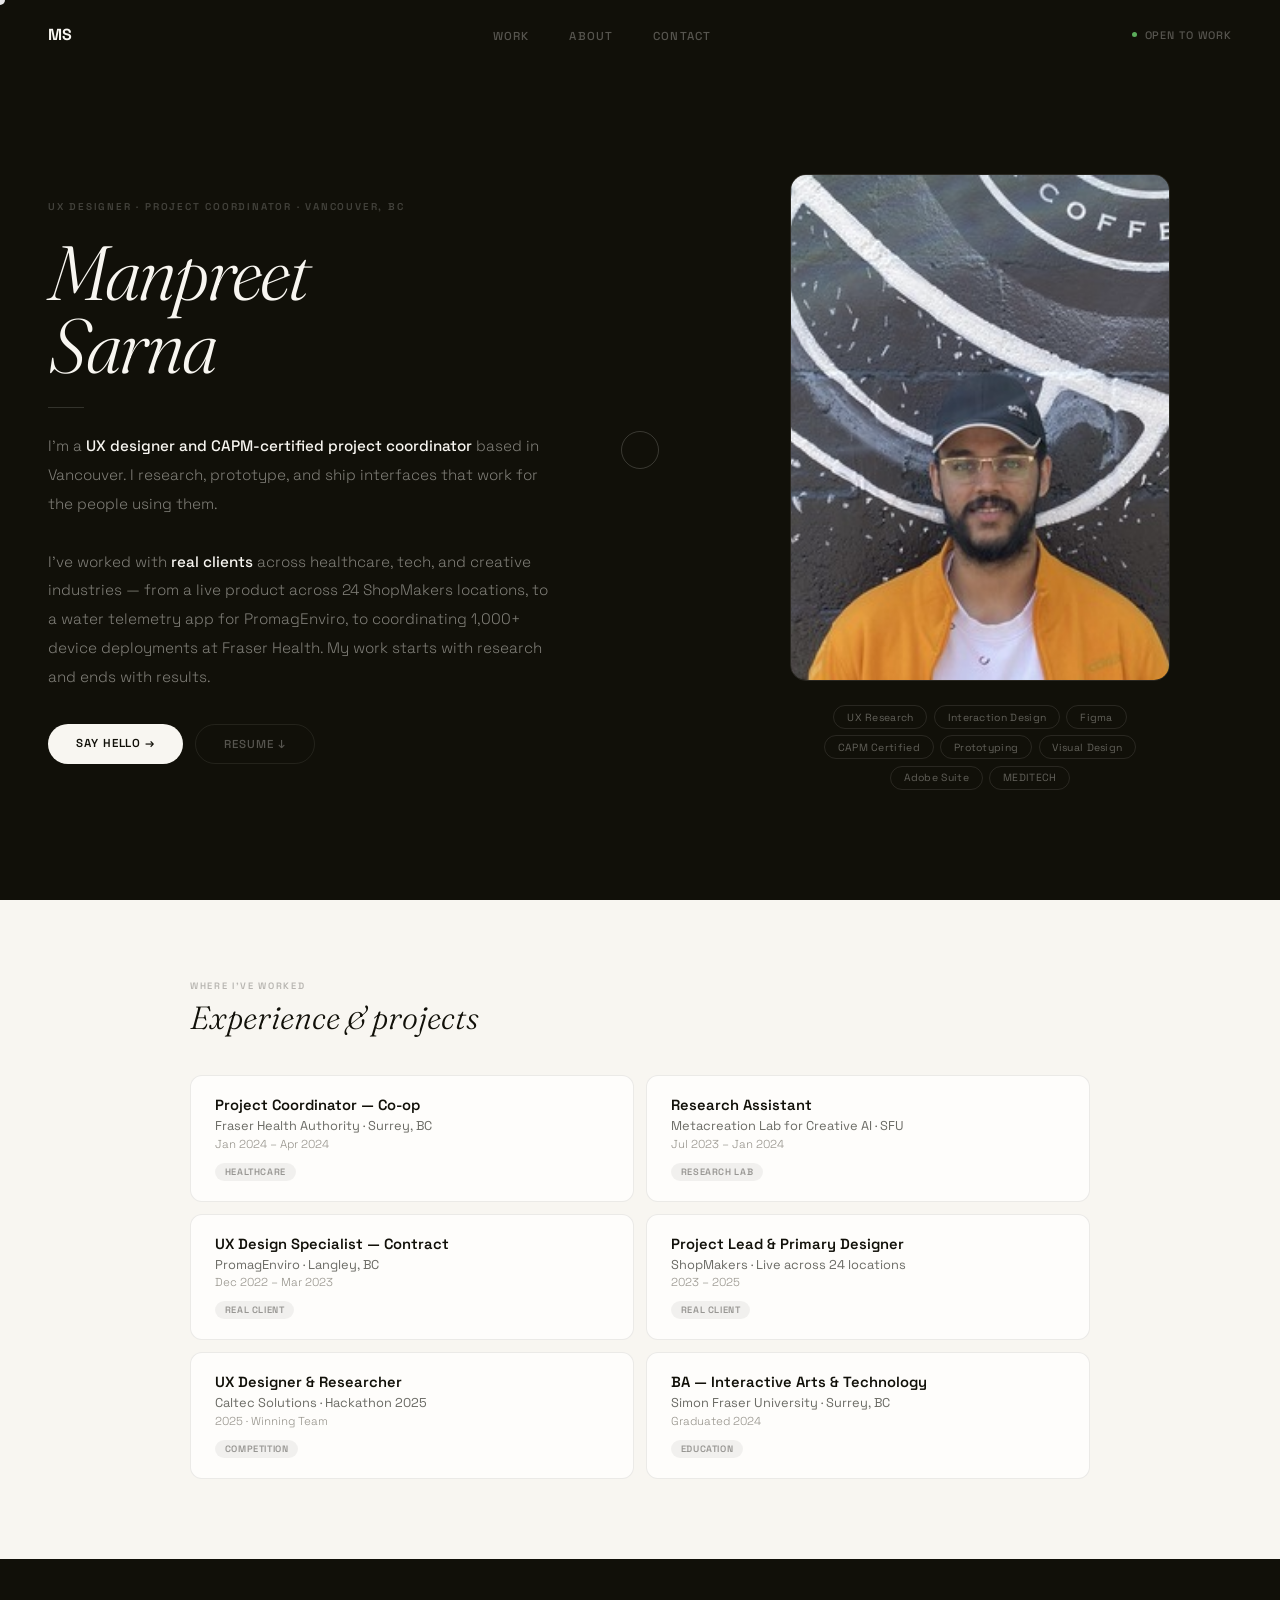
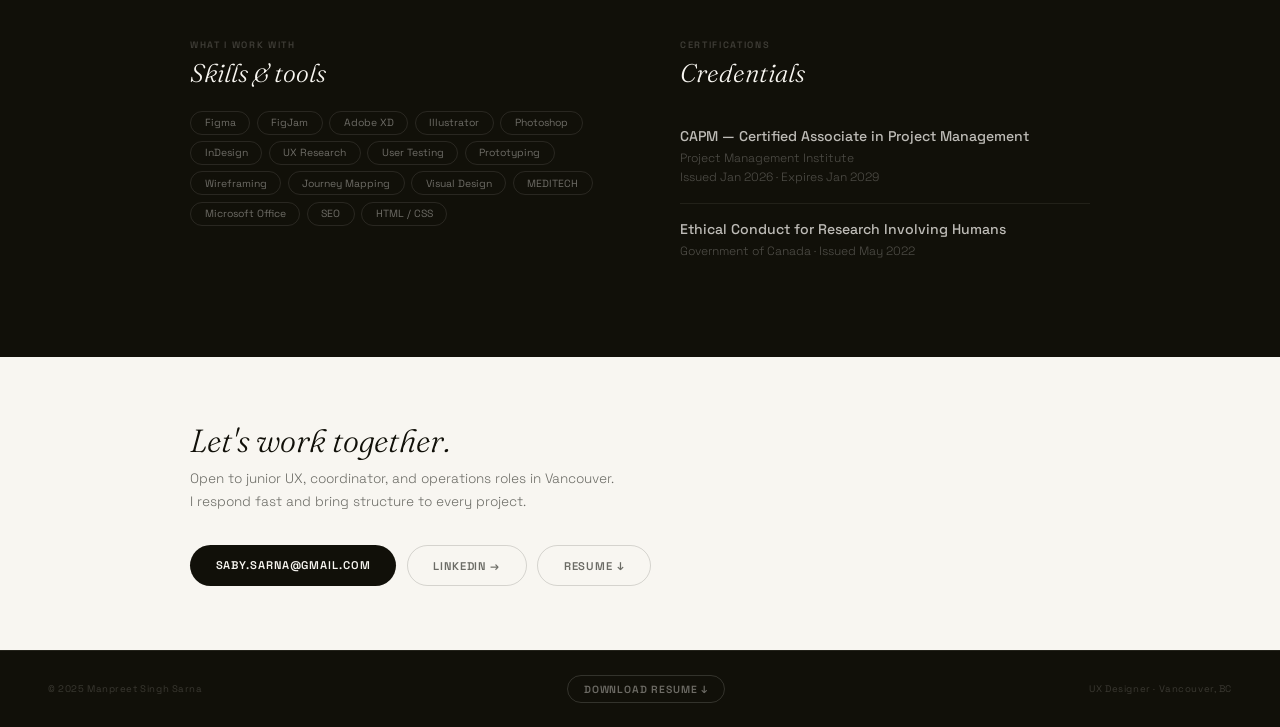
<file: about.html>
<!DOCTYPE html>
<html lang="en">
<head>
<meta charset="UTF-8"/>
<meta name="viewport" content="width=device-width, initial-scale=1.0"/>
<title>About — Manpreet Sarna</title>
<link href="https://fonts.googleapis.com/css2?family=Space+Grotesk:wght@300;400;500;600;700&family=Fraunces:ital,opsz,wght@1,9..144,300;1,9..144,400&display=swap" rel="stylesheet"/>
<link rel="stylesheet" href="style.css"/>
<style>

/* ── HERO ── */
.about-hero {
  min-height: 100vh;
  background: var(--bg-dark);
  padding: 8rem 3rem 4rem;
  display: grid;
  grid-template-columns: 1.1fr 0.9fr;
  gap: 4rem;
  align-items: center;
}
.about-left {
  display: flex;
  flex-direction: column;
  gap: 1.5rem;
}
.about-eyebrow {
  font-size: 0.62rem;
  color: rgba(248,246,241,0.22);
  letter-spacing: 0.18em;
  text-transform: uppercase;
  font-weight: 600;
}
.about-name {
  font-family: "Fraunces", serif;
  font-size: clamp(3rem, 6vw, 5.5rem);
  font-style: italic;
  font-weight: 300;
  color: var(--text-light);
  line-height: 0.95;
  letter-spacing: -0.03em;
}
.about-divider {
  width: 36px;
  height: 1px;
  background: rgba(248,246,241,0.15);
}
.about-bio {
  font-size: 0.95rem;
  color: rgba(248,246,241,0.48);
  font-weight: 300;
  line-height: 1.9;
  max-width: 500px;
}
.about-bio strong { color: var(--text-light); font-weight: 500; }
.about-btns {
  display: flex;
  gap: 0.75rem;
  flex-wrap: wrap;
  margin-top: 0.5rem;
}

/* ── PHOTO SIDE ── */
.about-right {
  display: flex;
  flex-direction: column;
  align-items: center;
  gap: 1.5rem;
}
.about-photo {
  width: 100%;
  max-width: 380px;
  aspect-ratio: 3/4;
  border-radius: 16px;
  overflow: hidden;
  border: 1px solid rgba(248,246,241,0.1);
}
.about-photo img {
  width: 100%;
  height: 100%;
  object-fit: cover;
  object-position: center top;
  filter: grayscale(15%);
  display: block;
}
.about-pills {
  display: flex;
  flex-wrap: wrap;
  gap: 0.4rem;
  justify-content: center;
  max-width: 380px;
}
.about-pill {
  font-size: 0.65rem;
  padding: 0.28rem 0.8rem;
  border-radius: 100px;
  border: 0.5px solid rgba(248,246,241,0.1);
  color: rgba(248,246,241,0.35);
  font-weight: 400;
  letter-spacing: 0.03em;
}

/* ── EXPERIENCE ── */
.about-exp {
  background: var(--bg-light);
  padding: 5rem 3rem;
}
.about-exp-inner {
  max-width: 900px;
  margin: 0 auto;
}
.sec-label {
  font-size: 0.58rem;
  color: rgba(17,16,9,0.28);
  letter-spacing: 0.18em;
  text-transform: uppercase;
  font-weight: 600;
  margin-bottom: 0.5rem;
}
.sec-title {
  font-family: "Fraunces", serif;
  font-size: clamp(1.6rem, 2.5vw, 2.4rem);
  font-style: italic;
  font-weight: 300;
  color: var(--text-dark);
  margin-bottom: 2.5rem;
  line-height: 1.1;
}
.exp-grid {
  display: grid;
  grid-template-columns: 1fr 1fr;
  gap: 0.75rem;
}
.exp-card {
  background: #FEFDFB;
  border: 0.5px solid rgba(17,16,9,0.08);
  border-radius: 12px;
  padding: 1.25rem 1.5rem;
}
.exp-role { font-size: 0.92rem; font-weight: 600; color: var(--text-dark); margin-bottom: 0.2rem; }
.exp-company { font-size: 0.8rem; color: #6B6B65; font-weight: 400; margin-bottom: 0.15rem; }
.exp-date { font-size: 0.72rem; color: #928F87; font-weight: 300; margin-bottom: 0.5rem; }
.exp-tag {
  display: inline-block;
  font-size: 0.58rem;
  padding: 0.18rem 0.6rem;
  border-radius: 100px;
  background: rgba(17,16,9,0.05);
  color: rgba(17,16,9,0.4);
  font-weight: 600;
  letter-spacing: 0.07em;
  text-transform: uppercase;
}

/* ── SKILLS + CERTS ── */
.about-skills {
  background: var(--bg-dark);
  padding: 5rem 3rem;
}
.about-skills-inner {
  max-width: 900px;
  margin: 0 auto;
  display: grid;
  grid-template-columns: 1fr 1fr;
  gap: 5rem;
}
.dark-label {
  font-size: 0.58rem;
  color: rgba(248,246,241,0.2);
  letter-spacing: 0.18em;
  text-transform: uppercase;
  font-weight: 600;
  margin-bottom: 0.5rem;
}
.dark-title {
  font-family: "Fraunces", serif;
  font-size: clamp(1.4rem, 2vw, 2rem);
  font-style: italic;
  font-weight: 300;
  color: var(--text-light);
  margin-bottom: 1.5rem;
  line-height: 1.1;
}
.skill-pills-dark {
  display: flex;
  flex-wrap: wrap;
  gap: 0.4rem;
}
.spill {
  font-size: 0.65rem;
  padding: 0.28rem 0.85rem;
  border-radius: 100px;
  border: 0.5px solid rgba(248,246,241,0.1);
  color: rgba(248,246,241,0.4);
}
.cert-block {
  padding: 1rem 0;
  border-bottom: 0.5px solid rgba(248,246,241,0.07);
}
.cert-block:last-child { border-bottom: none; }
.cert-name { font-size: 0.88rem; font-weight: 500; color: rgba(248,246,241,0.75); margin-bottom: 0.25rem; }
.cert-meta { font-size: 0.75rem; color: rgba(248,246,241,0.28); font-weight: 300; line-height: 1.6; }

/* ── CONTACT ── */
.about-contact {
  background: var(--bg-light);
  padding: 4rem 3rem;
}
.about-contact-inner {
  max-width: 900px;
  margin: 0 auto;
  display: flex;
  align-items: center;
  justify-content: space-between;
  gap: 2rem;
  flex-wrap: wrap;
}
.contact-copy h3 {
  font-family: "Fraunces", serif;
  font-size: clamp(1.5rem, 2.5vw, 2.2rem);
  font-style: italic;
  font-weight: 300;
  color: var(--text-dark);
  margin-bottom: 0.4rem;
}
.contact-copy p {
  font-size: 0.85rem;
  color: #6B6B65;
  font-weight: 300;
  line-height: 1.7;
}
.contact-links { display: flex; gap: 0.65rem; flex-wrap: wrap; flex-shrink: 0; }
.cl {
  font-size: 0.7rem;
  letter-spacing: 0.08em;
  text-transform: uppercase;
  font-weight: 600;
  padding: 0.8rem 1.6rem;
  border-radius: 100px;
  text-decoration: none;
  transition: opacity .2s;
}
.cl:hover { opacity: 0.8; }
.cl-p { background: var(--text-dark); color: var(--bg-light); }
.cl-s { border: 1px solid rgba(17,16,9,0.15); color: #6B6B65; }

@media (max-width: 768px) {
  .about-hero { grid-template-columns: 1fr; padding: 6rem 1.5rem 3rem; gap: 3rem; }
  .exp-grid { grid-template-columns: 1fr; }
  .about-skills-inner { grid-template-columns: 1fr; gap: 3rem; }
  .about-exp, .about-skills, .about-contact { padding: 3rem 1.5rem; }
  .about-contact-inner { flex-direction: column; }
}
</style>
</head>
<body>

<div class="cur" id="cur"></div>
<div class="cur-ring" id="curRing"></div>

<nav id="nav">
  <a href="index.html" class="nav-logo">MS</a>
  <ul class="nav-links">
    <li><a href="index.html#projects">Work</a></li>
    <li><a href="about.html">About</a></li>
    <li><a href="index.html#contact">Contact</a></li>
  </ul>
  <div class="nav-avail"><span class="ndot"></span>Open to work</div>
</nav>

<!-- HERO -->
<section class="about-hero">
  <div class="about-left">
    <p class="about-eyebrow reveal">UX Designer &middot; Project Coordinator &middot; Vancouver, BC</p>
    <h1 class="about-name reveal">Manpreet<br>Sarna</h1>
    <div class="about-divider"></div>
    <p class="about-bio reveal">
      I'm a <strong>UX designer and CAPM-certified project coordinator</strong> based in Vancouver. I research, prototype, and ship interfaces that work for the people using them.
      <br><br>
      I've worked with <strong>real clients</strong> across healthcare, tech, and creative industries — from a live product across 24 ShopMakers locations, to a water telemetry app for PromagEnviro, to coordinating 1,000+ device deployments at Fraser Health. My work starts with research and ends with results.
    </p>
    <div class="about-btns reveal">
      <a href="mailto:saby.sarna@gmail.com" class="btn-primary" id="mb1">Say hello &rarr;</a>
      <a href="Manpreet_Sarna_Resume.pdf" download class="btn-secondary" id="mb2">Resume &darr;</a>
    </div>
  </div>

  <div class="about-right reveal">
    <div class="about-photo">
      <img src="[data-uri]" alt="Manpreet Sarna"/>
    </div>
    <div class="about-pills">
      <span class="about-pill">UX Research</span>
      <span class="about-pill">Interaction Design</span>
      <span class="about-pill">Figma</span>
      <span class="about-pill">CAPM Certified</span>
      <span class="about-pill">Prototyping</span>
      <span class="about-pill">Visual Design</span>
      <span class="about-pill">Adobe Suite</span>
      <span class="about-pill">MEDITECH</span>
    </div>
  </div>
</section>

<!-- EXPERIENCE -->
<section class="about-exp">
  <div class="about-exp-inner">
    <p class="sec-label reveal">Where I've worked</p>
    <h2 class="sec-title reveal">Experience &amp; projects</h2>
    <div class="exp-grid">
      <div class="exp-card reveal">
        <p class="exp-role">Project Coordinator — Co-op</p>
        <p class="exp-company">Fraser Health Authority · Surrey, BC</p>
        <p class="exp-date">Jan 2024 – Apr 2024</p>
        <span class="exp-tag">Healthcare</span>
      </div>
      <div class="exp-card reveal">
        <p class="exp-role">Research Assistant</p>
        <p class="exp-company">Metacreation Lab for Creative AI · SFU</p>
        <p class="exp-date">Jul 2023 – Jan 2024</p>
        <span class="exp-tag">Research Lab</span>
      </div>
      <div class="exp-card reveal">
        <p class="exp-role">UX Design Specialist — Contract</p>
        <p class="exp-company">PromagEnviro · Langley, BC</p>
        <p class="exp-date">Dec 2022 – Mar 2023</p>
        <span class="exp-tag">Real Client</span>
      </div>
      <div class="exp-card reveal">
        <p class="exp-role">Project Lead &amp; Primary Designer</p>
        <p class="exp-company">ShopMakers · Live across 24 locations</p>
        <p class="exp-date">2023 – 2025</p>
        <span class="exp-tag">Real Client</span>
      </div>
      <div class="exp-card reveal">
        <p class="exp-role">UX Designer &amp; Researcher</p>
        <p class="exp-company">Caltec Solutions · Hackathon 2025</p>
        <p class="exp-date">2025 · Winning Team</p>
        <span class="exp-tag">Competition</span>
      </div>
      <div class="exp-card reveal">
        <p class="exp-role">BA — Interactive Arts &amp; Technology</p>
        <p class="exp-company">Simon Fraser University · Surrey, BC</p>
        <p class="exp-date">Graduated 2024</p>
        <span class="exp-tag">Education</span>
      </div>
    </div>
  </div>
</section>

<!-- SKILLS + CERTS -->
<section class="about-skills">
  <div class="about-skills-inner">
    <div>
      <p class="dark-label reveal">What I work with</p>
      <h2 class="dark-title reveal">Skills &amp; tools</h2>
      <div class="skill-pills-dark reveal">
        <span class="spill">Figma</span><span class="spill">FigJam</span>
        <span class="spill">Adobe XD</span><span class="spill">Illustrator</span>
        <span class="spill">Photoshop</span><span class="spill">InDesign</span>
        <span class="spill">UX Research</span><span class="spill">User Testing</span>
        <span class="spill">Prototyping</span><span class="spill">Wireframing</span>
        <span class="spill">Journey Mapping</span><span class="spill">Visual Design</span>
        <span class="spill">MEDITECH</span><span class="spill">Microsoft Office</span>
        <span class="spill">SEO</span><span class="spill">HTML / CSS</span>
      </div>
    </div>
    <div>
      <p class="dark-label reveal">Certifications</p>
      <h2 class="dark-title reveal">Credentials</h2>
      <div class="cert-block reveal">
        <p class="cert-name">CAPM — Certified Associate in Project Management</p>
        <p class="cert-meta">Project Management Institute<br>Issued Jan 2026 · Expires Jan 2029</p>
      </div>
      <div class="cert-block reveal">
        <p class="cert-name">Ethical Conduct for Research Involving Humans</p>
        <p class="cert-meta">Government of Canada · Issued May 2022</p>
      </div>
    </div>
  </div>
</section>

<!-- CONTACT -->
<section class="about-contact">
  <div class="about-contact-inner">
    <div class="contact-copy reveal">
      <h3>Let's work together.</h3>
      <p>Open to junior UX, coordinator, and operations roles in Vancouver.<br>I respond fast and bring structure to every project.</p>
    </div>
    <div class="contact-links reveal">
      <a href="mailto:saby.sarna@gmail.com" class="cl cl-p">saby.sarna@gmail.com</a>
      <a href="https://www.linkedin.com/in/manpreet-sarna-capm-8918b6192/" target="_blank" class="cl cl-s">LinkedIn &rarr;</a>
      <a href="Manpreet_Sarna_Resume.pdf" download class="cl cl-s">Resume &darr;</a>
    </div>
  </div>
</section>

<footer style="display:flex;align-items:center;justify-content:space-between;padding:1.5rem 3rem;border-top:1px solid var(--border-dark);background:var(--bg-dark);">
  <span class="ff">&copy; 2025 Manpreet Singh Sarna</span>
  <a href="Manpreet_Sarna_Resume.pdf" download style="font-size:0.65rem;letter-spacing:0.08em;text-transform:uppercase;font-weight:600;color:rgba(248,246,241,0.4);text-decoration:none;border:0.5px solid rgba(248,246,241,0.15);padding:0.4rem 1rem;border-radius:100px;font-family:'Space Grotesk',sans-serif;">Download Resume &darr;</a>
  <span class="ff">UX Designer &middot; Vancouver, BC</span>
</footer>

<script src="script.js"></script>
</body>
</html>
</file>
<file: style.css>
/* ============================================================
   MANPREET SARNA — PORTFOLIO
   EDIT: colors in :root to retheme the whole site
   ============================================================ */
:root {
  --bg-dark:   #111009;
  --bg-light:  #F8F6F1;
  --text-light: #F8F6F1;
  --text-dark:  #111009;
  --muted-dark:  rgba(248,246,241,0.3);
  --muted-light: #928F87;
  --border-dark:  rgba(248,246,241,0.08);
  --border-light: rgba(17,16,9,0.08);

  /* EDIT: skill ring colors */
  --r1-bg: #1E3A2F; --r1-border: #2D6A4F; --r1-text: #52B788;
  --r2-bg: #2D1B3D; --r2-border: #5A3472; --r2-text: #B07FD4;
  --r3-bg: #1A2940; --r3-border: #2D4A7A; --r3-text: #5B9BD5;
  --r4-bg: #3D2010; --r4-border: #8B4513; --r4-text: #E8955A;

  /* EDIT: project accent colors */
  --blenz-color:  #F5C842;
  --blenz-text:   #1A1200;
  --meta-color:   #C84B2F;
  --meta-text:    #FFF5F2;
  --maxxi-color:  #2D6A4F;
  --maxxi-text:   #F0FFF8;
  --sfu-color:    #5A3472;
  --sfu-text:     #F8F0FF;
}

*, *::before, *::after { box-sizing: border-box; margin: 0; padding: 0; }
html { scroll-behavior: smooth; }
body {
  background: var(--bg-dark);
  color: var(--text-light);
  font-family: "Space Grotesk", sans-serif;
  overflow-x: hidden;
  cursor: none;
}

/* ── CURSOR ── */
.cur { position:fixed; width:10px; height:10px; background:var(--text-light); border-radius:50%; pointer-events:none; z-index:9999; transform:translate(-50%,-50%); mix-blend-mode:difference; transition:width .2s,height .2s; }
.cur.hov { width:48px; height:48px; }
.cur-ring { position:fixed; width:38px; height:38px; border:1px solid rgba(248,246,241,0.18); border-radius:50%; pointer-events:none; z-index:9998; transform:translate(-50%,-50%); }

/* ── NAV ── */
nav { position:fixed; top:0; left:0; right:0; z-index:500; display:flex; align-items:center; justify-content:space-between; padding:1.5rem 3rem; transition:background .4s,border-color .4s; }
nav.scrolled { background:rgba(17,16,9,0.94); backdrop-filter:blur(20px); border-bottom:1px solid var(--border-dark); }
.nav-logo { font-family:"Space Grotesk",sans-serif; font-size:1rem; font-weight:700; color:var(--text-light); text-decoration:none; letter-spacing:-0.01em; }
.nav-links { display:flex; gap:2.5rem; list-style:none; }
.nav-links a { font-size:0.72rem; letter-spacing:0.1em; text-transform:uppercase; color:var(--muted-dark); text-decoration:none; transition:color .2s; font-weight:500; }
.nav-links a:hover { color:var(--text-light); }
.nav-avail { display:flex; align-items:center; gap:0.45rem; font-size:0.68rem; letter-spacing:0.08em; text-transform:uppercase; color:var(--muted-dark); font-weight:500; }
.ndot { width:5px; height:5px; background:#5BAD5B; border-radius:50%; animation:blink 2.5s infinite; }
@keyframes blink { 0%,100%{opacity:1} 50%{opacity:.25} }

/* ── HERO ── */
.hero { min-height:100vh; display:flex; flex-direction:column; justify-content:space-between; padding:5.5rem 3rem 2rem; background:var(--bg-dark); }
.hero-body { display:grid; grid-template-columns:1.1fr 1fr; gap:3rem; align-items:center; flex:1; padding:1.5rem 0; }

.hero-left { display:flex; flex-direction:column; gap:1rem; }
.hero-role { font-size:0.65rem; color:rgba(248,246,241,0.2); letter-spacing:0.18em; text-transform:uppercase; }
.hero-name { font-family:"Space Grotesk",sans-serif; font-size:clamp(42px,6.5vw,88px); font-weight:700; color:var(--text-light); line-height:0.9; letter-spacing:-0.03em; }
.hero-divider { width:32px; height:1px; background:rgba(248,246,241,0.18); margin:0.25rem 0; }
.hero-tagline { font-family:"Fraunces",serif; font-size:clamp(14px,1.4vw,20px); font-style:italic; color:rgba(248,246,241,0.55); line-height:1.5; max-width:280px; }
.hero-tagline strong { color:var(--text-light); font-weight:400; }
.hero-btns { display:flex; gap:0.65rem; margin-top:0.5rem; }
.btn-primary { font-size:0.72rem; letter-spacing:0.08em; text-transform:uppercase; font-weight:600; background:var(--text-light); color:var(--bg-dark); padding:0.75rem 1.75rem; border-radius:100px; text-decoration:none; display:inline-block; transition:background .2s, transform .3s cubic-bezier(.23,1,.32,1); }
.btn-primary:hover { background:#E8E5DE; }
.btn-secondary { font-size:0.72rem; letter-spacing:0.08em; text-transform:uppercase; font-weight:500; border:1px solid var(--border-dark); color:var(--muted-dark); padding:0.75rem 1.75rem; border-radius:100px; text-decoration:none; display:inline-block; transition:border-color .2s,color .2s,transform .3s cubic-bezier(.23,1,.32,1); }
.btn-secondary:hover { border-color:rgba(248,246,241,0.3); color:var(--text-light); }

/* ── ORBIT ── */
.orbit-wrap { position:relative; width:clamp(260px,30vw,420px); height:clamp(260px,30vw,420px); display:flex; align-items:center; justify-content:center; margin:0 auto; }
.planet-ring { position:absolute; border-radius:50%; pointer-events:none; }
.planet-ring-1 { width:22%; height:22%; border:1px solid rgba(82,183,136,0.3); }
.planet-ring-2 { width:37%; height:37%; border:1px solid rgba(176,127,212,0.22); }
.planet-ring-3 { width:53%; height:53%; border:1px solid rgba(91,155,213,0.15); }
.planet-ring-4 { width:68%; height:68%; border:1px solid rgba(232,149,90,0.1); }
.planet-ring-5 { width:85%; height:85%; border:0.5px solid rgba(248,246,241,0.04); }
.orbit-center { position:absolute; z-index:5; width:15%; height:15%; min-width:56px; min-height:56px; border-radius:50%; overflow:hidden; border:2px solid rgba(248,246,241,0.22); box-shadow:0 0 40px rgba(248,246,241,0.04); }
.orbit-center img { width:100%; height:100%; object-fit:cover; object-position:center center; }
.skill-pill { position:absolute; display:flex; align-items:center; justify-content:center; }
.skill-pill span { display:block; font-family:"Space Grotesk",sans-serif; font-size:0.68rem; font-weight:500; letter-spacing:0.04em; padding:0.32rem 0.85rem; border-radius:100px; border:0.5px solid; white-space:nowrap; transition:transform .2s,box-shadow .2s; cursor:default; }
.skill-pill:hover span { transform:scale(1.1); box-shadow:0 4px 20px rgba(0,0,0,0.4); }
.r1 span { background:var(--r1-bg); border-color:var(--r1-border); color:var(--r1-text); }
.r2 span { background:var(--r2-bg); border-color:var(--r2-border); color:var(--r2-text); }
.r3 span { background:var(--r3-bg); border-color:var(--r3-border); color:var(--r3-text); }
.r4 span { background:var(--r4-bg); border-color:var(--r4-border); color:var(--r4-text); }

/* ── HERO BOTTOM ── */
.hero-bottom { display:flex; align-items:center; justify-content:space-between; border-top:1px solid var(--border-dark); padding-top:1.25rem; }
.legend { display:flex; gap:1.25rem; }
.legend-item { display:flex; align-items:center; gap:6px; }
.legend-line { width:18px; height:1px; }
.legend-label { font-size:0.6rem; letter-spacing:0.08em; color:rgba(248,246,241,0.18); }
.hero-meta { font-size:0.6rem; letter-spacing:0.08em; color:rgba(248,246,241,0.14); text-transform:uppercase; }

/* ── PROJECTS ── */
.projects { background:var(--bg-light); color:var(--text-dark); padding:5rem 3rem; }
.proj-head { display:flex; align-items:baseline; justify-content:space-between; padding-bottom:1.25rem; border-bottom:1px solid var(--border-light); margin-bottom:0; }
.proj-head-title { font-family:"Fraunces",serif; font-size:clamp(1.5rem,2.5vw,2.2rem); font-style:italic; color:var(--text-dark); font-weight:300; }
.proj-head-count { font-size:0.62rem; color:var(--muted-light); letter-spacing:0.12em; text-transform:uppercase; }

/* Project row */
.proj-row { border-bottom:1px solid var(--border-light); overflow:hidden; transition:background .45s cubic-bezier(.23,1,.32,1); cursor:none; }
.proj-row:last-child { border-bottom:none; }
.proj-top { display:flex; align-items:center; justify-content:space-between; padding:1.1rem 0; transition:padding .3s ease; }
.proj-row:hover .proj-top { padding:1.1rem 0.75rem; }
.proj-left { display:flex; align-items:center; gap:1.25rem; }
.proj-num { font-size:0.68rem; color:#C8C5BE; font-weight:500; min-width:22px; transition:color .35s; }
.proj-name-text { font-family:"Fraunces",serif; font-size:clamp(1.3rem,2vw,1.9rem); font-style:italic; color:var(--text-dark); line-height:1.1; transition:color .35s; }
.proj-tags-text { font-size:0.72rem; color:var(--muted-light); margin-top:3px; letter-spacing:0.02em; transition:color .35s; }
.proj-right { display:flex; align-items:center; gap:0.85rem; }
.proj-cover-sm { width:120px; height:75px; border-radius:6px; overflow:hidden; display:flex; align-items:center; justify-content:center; font-size:0.6rem; letter-spacing:0.08em; text-transform:uppercase; transition:opacity .35s; }
.proj-cover-sm img { width:100%; height:100%; object-fit:cover; }
.proj-arrow-sm { font-size:1rem; color:#C8C5BE; transition:color .35s, transform .35s; }
.proj-row:hover .proj-arrow-sm { transform:rotate(45deg); }

/* Dropdown */
.proj-drop { max-height:0; overflow:hidden; transition:max-height .5s cubic-bezier(.23,1,.32,1); padding:0; }
.proj-row:hover .proj-drop { max-height:200px; }
.drop-inner { display:flex; align-items:flex-start; justify-content:space-between; gap:2.5rem; padding:0.85rem 0.75rem 1.5rem; border-top:1px solid rgba(255,255,255,0.18); }
.drop-desc { font-size:0.88rem; font-weight:300; line-height:1.8; max-width:460px; }
.drop-right { display:flex; flex-direction:column; gap:0.6rem; align-items:flex-end; flex-shrink:0; }
.drop-tags { display:flex; gap:0.35rem; flex-wrap:wrap; justify-content:flex-end; }
.drop-tag { font-size:0.65rem; padding:0.25rem 0.7rem; border-radius:100px; font-weight:500; }
.drop-cta { font-size:0.7rem; padding:0.5rem 1.1rem; border-radius:100px; font-weight:600; letter-spacing:0.05em; display:inline-block; text-decoration:none; white-space:nowrap; transition:opacity .2s; }
.drop-cta:hover { opacity:0.85; }

/* Project color themes */
.row-blenz:hover { background:var(--blenz-color); }
.row-blenz:hover .proj-name-text,.row-blenz:hover .proj-num { color:var(--blenz-text); }
.row-blenz:hover .proj-tags-text,.row-blenz:hover .proj-arrow-sm { color:rgba(26,18,0,0.5); }
.row-blenz:hover .proj-cover-sm { opacity:0.75; }
.row-blenz .drop-desc { color:rgba(26,18,0,0.72); }
.row-blenz .drop-tag { background:rgba(26,18,0,0.1); color:rgba(26,18,0,0.7); }
.row-blenz .drop-cta { background:var(--blenz-text); color:var(--blenz-color); }

.row-meta:hover { background:var(--meta-color); }
.row-meta:hover .proj-name-text,.row-meta:hover .proj-num { color:var(--meta-text); }
.row-meta:hover .proj-tags-text,.row-meta:hover .proj-arrow-sm { color:rgba(255,245,242,0.5); }
.row-meta:hover .proj-cover-sm { opacity:0.75; }
.row-meta .drop-desc { color:rgba(255,245,242,0.75); }
.row-meta .drop-tag { background:rgba(255,245,242,0.15); color:rgba(255,245,242,0.8); }
.row-meta .drop-cta { background:var(--meta-text); color:var(--meta-color); }

.row-maxxi:hover { background:var(--maxxi-color); }
.row-maxxi:hover .proj-name-text,.row-maxxi:hover .proj-num { color:var(--maxxi-text); }
.row-maxxi:hover .proj-tags-text,.row-maxxi:hover .proj-arrow-sm { color:rgba(240,255,248,0.5); }
.row-maxxi:hover .proj-cover-sm { opacity:0.75; }
.row-maxxi .drop-desc { color:rgba(240,255,248,0.75); }
.row-maxxi .drop-tag { background:rgba(240,255,248,0.12); color:rgba(240,255,248,0.78); }
.row-maxxi .drop-cta { background:var(--maxxi-text); color:var(--maxxi-color); }

.row-sfu:hover { background:var(--sfu-color); }
.row-sfu:hover .proj-name-text,.row-sfu:hover .proj-num { color:var(--sfu-text); }
.row-sfu:hover .proj-tags-text,.row-sfu:hover .proj-arrow-sm { color:rgba(248,240,255,0.5); }
.row-sfu:hover .proj-cover-sm { opacity:0.75; }
.row-sfu .drop-desc { color:rgba(248,240,255,0.75); }
.row-sfu .drop-tag { background:rgba(248,240,255,0.12); color:rgba(248,240,255,0.78); }
.row-sfu .drop-cta { background:var(--sfu-text); color:var(--sfu-color); }

/* ── CONTACT ── */
.contact { background:var(--bg-dark); color:var(--text-light); padding:6rem 3rem; }
.contact-top { display:grid; grid-template-columns:1fr 1fr; gap:5rem; align-items:end; padding-bottom:2.5rem; border-bottom:1px solid var(--border-dark); }
.contact-hl { font-family:"Fraunces",serif; font-size:clamp(2.5rem,6vw,5.5rem); font-style:italic; font-weight:300; line-height:0.92; letter-spacing:-0.03em; color:var(--text-light); margin-bottom:2rem; }
.contact-hl span { font-style:normal; color:rgba(248,246,241,0.28); display:block; font-size:0.65em; letter-spacing:0; }
.contact-btn { font-size:0.72rem; letter-spacing:0.08em; text-transform:uppercase; font-weight:600; background:var(--text-light); color:var(--bg-dark); padding:0.85rem 2rem; border-radius:100px; text-decoration:none; display:inline-block; transition:background .2s; }
.contact-btn:hover { background:#E8E5DE; }
.clinks { display:flex; flex-direction:column; }
.clink { display:flex; align-items:center; justify-content:space-between; padding:1.1rem 0; border-bottom:1px solid var(--border-dark); text-decoration:none; color:inherit; transition:padding-left .2s; }
.clink:first-child { border-top:1px solid var(--border-dark); }
.clink:hover { padding-left:0.5rem; }
.cll { font-size:0.6rem; letter-spacing:0.1em; text-transform:uppercase; color:var(--muted-dark); margin-bottom:0.2rem; font-weight:500; }
.clv { font-size:0.88rem; color:var(--text-light); font-weight:300; }
.cla { color:rgba(248,246,241,0.2); font-size:0.9rem; transition:color .2s,transform .2s; }
.clink:hover .cla { color:var(--text-light); transform:translate(2px,-2px); }
.contact-bottom { display:flex; align-items:flex-start; justify-content:space-between; gap:3rem; padding-top:2rem; }
.about-mini { font-size:0.85rem; color:rgba(248,246,241,0.32); font-weight:300; line-height:1.85; max-width:420px; }
.about-mini strong { color:rgba(248,246,241,0.65); font-weight:400; }
.skills-wrap { display:flex; flex-wrap:wrap; gap:0.4rem; justify-content:flex-end; max-width:240px; }
.skill-chip { font-size:0.65rem; background:rgba(248,246,241,0.05); color:rgba(248,246,241,0.25); padding:0.28rem 0.75rem; border-radius:100px; border:0.5px solid rgba(248,246,241,0.08); }

/* ── FOOTER ── */
footer { display:flex; align-items:center; justify-content:space-between; padding:1.25rem 3rem; border-top:1px solid var(--border-dark); background:var(--bg-dark); }
.ff { font-size:0.6rem; letter-spacing:0.06em; color:rgba(248,246,241,0.18); }

/* ── REVEAL ── */
.reveal { opacity:0; transform:translateY(20px); transition:opacity .7s ease,transform .7s ease; }
.reveal.in { opacity:1; transform:none; }

/* ShopMakers — forest green */
.row-shopmakers:hover { background: #2D6A4F; }
.row-shopmakers:hover .proj-name-text,
.row-shopmakers:hover .proj-num { color: #F0FFF8; }
.row-shopmakers:hover .proj-tags-text,
.row-shopmakers:hover .proj-arrow-sm { color: rgba(240,255,248,0.5); }
.row-shopmakers:hover .proj-cover-sm { opacity: 0.75; }
.row-shopmakers .drop-desc { color: rgba(240,255,248,0.75); }
.row-shopmakers .drop-tag { background: rgba(240,255,248,0.12); color: rgba(240,255,248,0.78); }
.row-shopmakers .drop-cta { background: #F0FFF8; color: #2D6A4F; }
</file>
